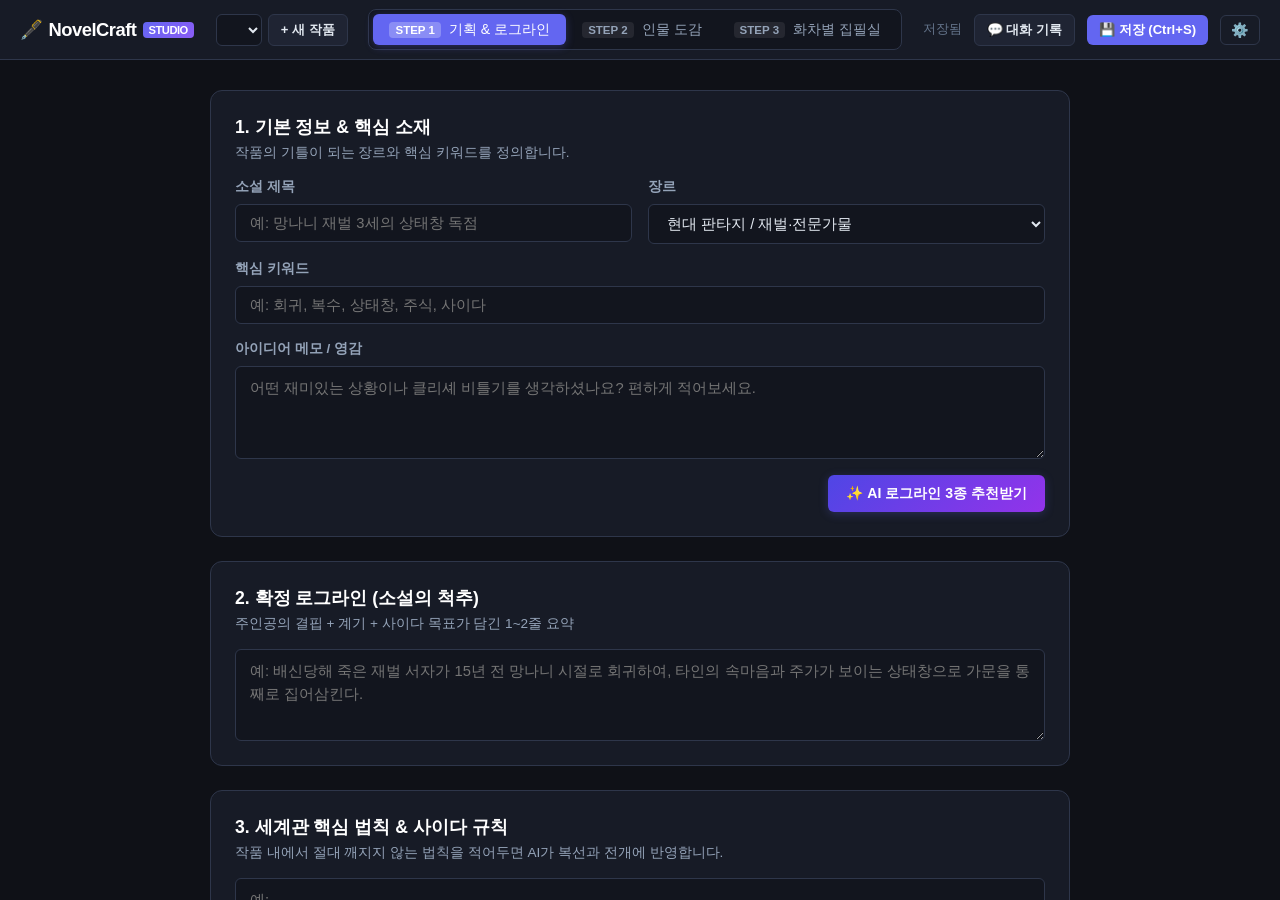
<file: index.html>
<!DOCTYPE html>
<html lang="ko">
<head>
  <meta charset="UTF-8">
  <meta name="viewport" content="width=device-width, initial-scale=1.0, viewport-fit=cover">
  <title>NovelCraft Studio - AI 웹소설 전용 집필 스튜디오</title>
  <link rel="stylesheet" href="style.css">
  <link rel="preconnect" href="https://fonts.googleapis.com">
  <link rel="preconnect" href="https://fonts.gstatic.com" crossorigin>
  <link href="https://fonts.googleapis.com/css2?family=Pretendard:wght@400;500;600;700&family=Nanum+Myeongjo:wght@400;700&display=swap" rel="stylesheet">

  <!-- PWA -->
  <link rel="manifest" href="manifest.json">
  <meta name="theme-color" content="#12131a">
  <meta name="mobile-web-app-capable" content="yes">
  <meta name="apple-mobile-web-app-capable" content="yes">
  <meta name="apple-mobile-web-app-status-bar-style" content="black-translucent">
  <meta name="apple-mobile-web-app-title" content="NovelCraft">
  <link rel="apple-touch-icon" href="icons/icon-180.png">
  <link rel="icon" href="icons/icon-192.png">
</head>
<body class="dark-theme">
  <!-- 상단 네비게이션 헤더 -->
  <header class="app-header">
    <div class="header-left">
      <div class="logo">
        <span class="logo-icon">🖋️</span>
        <span class="logo-title">NovelCraft</span>
        <span class="logo-badge">Studio</span>
      </div>
      <div class="project-selector-wrapper">
        <select id="projectSelect" class="project-dropdown"></select>
        <button id="btnNewProject" class="btn btn-secondary btn-sm">+ 새 작품</button>
      </div>
    </div>

    <div class="header-center">
      <nav class="step-tabs">
        <button class="tab-btn active" data-tab="tab-plan">
          <span class="tab-step">STEP 1</span>
          <span class="tab-label">기획 & 로그라인</span>
        </button>
        <button class="tab-btn" data-tab="tab-chars">
          <span class="tab-step">STEP 2</span>
          <span class="tab-label">인물 도감</span>
        </button>
        <button class="tab-btn" data-tab="tab-studio">
          <span class="tab-step">STEP 3</span>
          <span class="tab-label">화차별 집필실</span>
        </button>
      </nav>
    </div>

    <div class="header-right">
      <span id="saveStatus" class="save-status">저장됨</span>
      <a href="/chat.html" target="_blank" class="btn btn-secondary btn-sm" style="text-decoration:none;" title="AI와의 전체 대화 기록 새 창 열기">💬 대화 기록</a>
      <button id="btnSaveAll" class="btn btn-primary btn-sm">💾 저장 (Ctrl+S)</button>
      <button id="btnOpenSettings" class="btn btn-icon" title="API 설정">⚙️</button>
    </div>
  </header>

  <!-- 메인 컨테이너 -->
  <main class="main-container">

    <!-- STEP 1: 기획 & 로그라인 탭 -->
    <section id="tab-plan" class="tab-content active">
      <div class="panel-layout single-col">
        <div class="card">
          <div class="card-header">
            <h3>1. 기본 정보 & 핵심 소재</h3>
            <span class="card-desc">작품의 기틀이 되는 장르와 핵심 키워드를 정의합니다.</span>
          </div>
          <div class="form-grid">
            <div class="form-group">
              <label>소설 제목</label>
              <input type="text" id="planTitle" class="input-text" placeholder="예: 망나니 재벌 3세의 상태창 독점">
            </div>
            <div class="form-group">
              <label>장르</label>
              <select id="planGenre" class="input-select">
                <option value="현대 판타지 / 재벌·전문가물">현대 판타지 / 재벌·전문가물</option>
                <option value="현대 판타지 / 헌터·상태창물">현대 판타지 / 헌터·상태창물</option>
                <option value="정통·퓨전 판타지">정통·퓨전 판타지</option>
                <option value="아카데미 / 착각계">아카데미 / 착각계</option>
                <option value="신무협 / 무협 판타지">신무협 / 무협 판타지</option>
                <option value="로맨스 판타지 (로판)">로맨스 판타지 (로판)</option>
              </select>
            </div>
            <div class="form-group full-width">
              <label>핵심 키워드</label>
              <input type="text" id="planKeywords" class="input-text" placeholder="예: 회귀, 복수, 상태창, 주식, 사이다">
            </div>
            <div class="form-group full-width">
              <label>아이디어 메모 / 영감</label>
              <textarea id="planIdea" class="input-textarea" rows="3" placeholder="어떤 재미있는 상황이나 클리셰 비틀기를 생각하셨나요? 편하게 적어보세요."></textarea>
            </div>
          </div>
          <div class="card-actions">
            <button id="btnAiLogline" class="btn btn-ai">✨ AI 로그라인 3종 추천받기</button>
          </div>
        </div>

        <div class="card">
          <div class="card-header">
            <h3>2. 확정 로그라인 (소설의 척추)</h3>
            <span class="card-desc">주인공의 결핍 + 계기 + 사이다 목표가 담긴 1~2줄 요약</span>
          </div>
          <div class="form-group">
            <textarea id="planLogline" class="input-textarea" rows="3" placeholder="예: 배신당해 죽은 재벌 서자가 15년 전 망나니 시절로 회귀하여, 타인의 속마음과 주가가 보이는 상태창으로 가문을 통째로 집어삼킨다."></textarea>
          </div>
        </div>

        <div class="card">
          <div class="card-header">
            <h3>3. 세계관 핵심 법칙 & 사이다 규칙</h3>
            <span class="card-desc">작품 내에서 절대 깨지지 않는 법칙을 적어두면 AI가 복선과 전개에 반영합니다.</span>
          </div>
          <div class="form-group">
            <textarea id="planWorldRules" class="input-textarea" rows="4" placeholder="예:&#10;1. 상태창은 주인공에게만 보인다.&#10;2. 미래 주가 변동률을 퍼센트로 확인 가능하다.&#10;3. 주인공을 방해하는 악역은 3화 이내에 참교육당한다."></textarea>
          </div>
        </div>
      </div>
    </section>

    <!-- STEP 2: 인물 도감 탭 -->
    <section id="tab-chars" class="tab-content">
      <div class="chars-header-bar">
        <div>
          <h2>등장인물 바이블 (Character Bible)</h2>
          <p class="subtitle">등장인물의 말투와 성격을 기록해두면, AI가 각 인물의 고유한 말투로 대사를 써냅니다.</p>
        </div>
        <div class="chars-btn-group">
          <button id="btnAiCharacter" class="btn btn-ai">✨ AI 맞춤형 캐릭터 생성</button>
          <button id="btnAddCharacter" class="btn btn-primary">+ 인물 직접 추가</button>
        </div>
      </div>

      <div id="characterList" class="character-card-grid">
        <!-- 동적 렌더링 영역 -->
      </div>
    </section>

    <!-- STEP 3: 화차별 집필실 탭 -->
    <section id="tab-studio" class="tab-content">
      <div class="studio-layout">
        <!-- 좌측: 회차 사이드바 -->
        <aside class="episodes-sidebar">
          <div class="sidebar-header">
            <h4>회차 목록</h4>
            <button id="btnAddEpisode" class="btn btn-secondary btn-xs">+ 새 회차</button>
          </div>
          <ul id="episodeList" class="episode-nav-list">
            <!-- 동적 렌더링 영역 -->
          </ul>
        </aside>

        <!-- 중앙: 집필 에디터 -->
        <section class="editor-center">
          <!-- 글자 수 HUD 바 -->
          <div class="hud-bar">
            <div class="hud-stats">
              <span class="stat-item">공백 포함: <strong id="charCountWithSpace">0</strong>자</span>
              <span class="stat-divider">|</span>
              <span class="stat-item">공백 제외: <strong id="charCountWithoutSpace">0</strong>자</span>
              <span class="stat-divider">|</span>
              <span class="stat-item">목표: <strong>5,000자</strong> (<span id="charProgressPercent">0%</span>)</span>
            </div>
            <div class="progress-track">
              <div id="progressBar" class="progress-fill" style="width: 0%;"></div>
            </div>
            <div class="hud-export">
              <button id="btnExportTxt" class="btn btn-secondary btn-xs">📥 .txt 다운로드</button>
            </div>
          </div>

          <!-- 회차 타이틀 -->
          <div class="episode-title-input-wrapper">
            <input type="text" id="epTitleInput" class="ep-title-input" placeholder="제1화. 에피소드 제목">
          </div>

          <!-- 본문 에디터 -->
          <div class="editor-textarea-wrapper">
            <textarea id="epContentInput" class="editor-textarea" placeholder="여기에 소설 본문을 작성하세요.&#10;&#10;우측 [AI 페어 라이터] 패널을 이용하면 이번 화 플롯을 잡거나 초안을 즉시 추천받을 수 있습니다."></textarea>
          </div>
        </section>

        <!-- 우측: AI 페어 라이터 사이드패널 -->
        <aside class="ai-assistant-sidebar">
          <div class="ai-panel-header">
            <h4>🤖 AI 페어 라이터</h4>
            <span class="badge-mini">웹소설 특화</span>
          </div>

          <div class="ai-section">
            <div class="section-label-row">
              <label class="ai-label">이번 화 핵심 목표 / 사건</label>
              <div class="label-actions">
                <button id="btnAiSuggestGoal" class="btn-mini-tool" title="이전 화와 설정을 바탕으로 사건 아이디어 추천">✨ AI 추천</button>
                <button id="btnRefreshGoal" class="btn-mini-tool highlight" title="수정한 내용을 즉시 저장하고 플롯/AI에 반영">🔄 반영/새로고침</button>
              </div>
            </div>
            <textarea id="epGoalInput" class="ai-mini-textarea" rows="3" placeholder="예: 삼촌의 사기 각서를 찢어버리며 통쾌한 역도발"></textarea>
            <div id="goalSyncToast" class="sync-toast" style="display:none;"></div>
          </div>

          <div class="ai-actions-list">
            <button id="btnAiPlot" class="btn btn-ai-action">
              <span class="icon">📐</span>
              <div class="btn-text">
                <strong>1. 이번 화 뼈대(플롯) 잡기</strong>
                <small>기승전결 + 절벽엔딩(클리프행어) 4단계</small>
              </div>
            </button>

            <div class="plot-box-wrapper">
              <div class="section-label-row">
                <label class="ai-label">이번 화 플롯 메모</label>
                <button id="btnRefreshPlotFromGoal" class="btn-mini-tool" title="위 목표/사건을 바탕으로 플롯 뼈대 새로고침">🔄 플롯 새로고침</button>
              </div>
              <textarea id="epPlotInput" class="ai-mini-textarea" rows="4" placeholder="플롯 뼈대가 여기에 기록됩니다."></textarea>
            </div>

            <button id="btnAiDraft" class="btn btn-ai-action">
              <span class="icon">✍️</span>
              <div class="btn-text">
                <strong>2. 플롯 바탕 초안 생성</strong>
                <small>캐릭터 말투 반영 1,500자 초안</small>
              </div>
            </button>

            <button id="btnAiPolish" class="btn btn-ai-action">
              <span class="icon">⚡</span>
              <div class="btn-text">
                <strong>3. 사이다/텐션 강화 윤문</strong>
                <small>작성한 본문의 리듬감과 몰입도 극대화</small>
              </div>
            </button>
          </div>
        </aside>
      </div>
    </section>
  </main>

  <!-- 캐릭터 추가/수정 모달 -->
  <div id="charModal" class="modal-overlay">
    <div class="modal-card">
      <div class="modal-header">
        <h3 id="charModalTitle">등장인물 등록</h3>
        <button class="modal-close" id="btnCloseCharModal">&times;</button>
      </div>
      <div class="modal-body">
        <input type="hidden" id="charId">
        <div class="form-group">
          <label>이름 / 나이</label>
          <input type="text" id="charName" class="input-text" placeholder="예: 강현우 (27세)">
        </div>
        <div class="form-group">
          <label>역할</label>
          <select id="charRole" class="input-select">
            <option value="주인공">주인공</option>
            <option value="메인 빌런 (악역)">메인 빌런 (악역)</option>
            <option value="조력자 / 멘토">조력자 / 멘토</option>
            <option value="히로인 / 동료">히로인 / 동료</option>
            <option value="기타 조연">기타 조연</option>
          </select>
        </div>
        <div class="form-group">
          <label>외모 및 성격 특징</label>
          <textarea id="charTrait" class="input-textarea" rows="2" placeholder="예: 겉으로는 능글맞은 망나니 흉내를 내지만 내면은 얼음장처럼 차가운 지략가."></textarea>
        </div>
        <div class="form-group">
          <label>시그니처 대사 및 말투 (Voice)</label>
          <textarea id="charVoice" class="input-textarea" rows="2" placeholder="예: 여유로운 존댓말. 빈정거리는 뉘앙스. '삼촌, 그 돈은 제 겁니다.'"></textarea>
        </div>
        <div class="form-group">
          <label>비밀 또는 치명적인 약점</label>
          <input type="text" id="charSecret" class="input-text" placeholder="예: 전생에서 배신당했던 트라우마">
        </div>
      </div>
      <div class="modal-footer">
        <button id="btnDeleteChar" class="btn btn-danger" style="display:none;">삭제</button>
        <div style="flex:1;"></div>
        <button id="btnCancelCharModal" class="btn btn-secondary">취소</button>
        <button id="btnSaveChar" class="btn btn-primary">저장하기</button>
      </div>
    </div>
  </div>

  <!-- AI 프롬프트 / 결과 팝업 모달 -->
  <div id="aiModal" class="modal-overlay">
    <div class="modal-card modal-lg">
      <div class="modal-header">
        <h3 id="aiModalTitle">AI 페어 라이팅</h3>
        <button class="modal-close" id="btnCloseAiModal">&times;</button>
      </div>
      <div class="modal-body">
        <div id="aiResultArea" class="ai-result-area">
          <label class="modal-sublabel">생성 결과 / 추천 내용 (직접 수정 가능 · 수정 후 [적용하기]를 누르면 수정한 내용이 반영됩니다)</label>
          <textarea id="aiOutputText" class="input-textarea ai-output-box" rows="10">결과를 불러오는 중...</textarea>
        </div>

        <div class="ai-prompt-accordion">
          <details>
            <summary>📋 사용된 정밀 웹소설 프롬프트 보기 (클릭하여 열기, 수정도 가능합니다)</summary>
            <textarea id="aiPromptText" class="input-textarea prompt-box" rows="8"></textarea>
          </details>
        </div>
      </div>
      <div class="modal-footer">
        <button id="btnCopyPrompt" class="btn btn-secondary">📋 프롬프트 복사 (무료 ChatGPT/Claude용)</button>
        <button id="btnCopyOutput" class="btn btn-secondary">📄 생성 결과 복사</button>
        <button id="btnApplyAiResult" class="btn btn-primary">✅ 현재 에디터에 적용하기</button>
      </div>
    </div>
  </div>

  <!-- API 설정 모달 -->
  <div id="settingsModal" class="modal-overlay">
    <div class="modal-card">
      <div class="modal-header">
        <h3>⚙️ AI API 및 연동 설정</h3>
        <button class="modal-close" id="btnCloseSettingsModal">&times;</button>
      </div>
      <div class="modal-body">
        <div class="info-callout">
          💡 <strong>API 키가 없어도 100% 무료로 사용할 수 있습니다.</strong><br>
          API 키를 등록하지 않으시면, 원클릭으로 웹소설 전용 프롬프트가 복사되어 무료 웹 버전 ChatGPT나 Claude에 붙여넣어 쓰실 수 있습니다.<br><br>
          🎁 <strong>Google Gemini는 카드 등록 없이 무료 키로 바로 자동 생성을 쓸 수 있어요.</strong> aistudio.google.com 에서 [Get API key] 버튼으로 발급받으실 수 있습니다.
        </div>
        <div class="form-group">
          <label>사용할 AI 엔진</label>
          <select id="settingApiType" class="input-select">
            <option value="anthropic">Anthropic (Claude, 유료 크레딧 필요)</option>
            <option value="openai">OpenAI (GPT-4o, 유료 크레딧 필요)</option>
            <option value="gemini">Google Gemini (무료 키 발급 가능)</option>
          </select>
        </div>
        <div class="form-group">
          <label>API Key (선택 사항)</label>
          <input type="password" id="settingApiKey" class="input-text" placeholder="sk-ant-... 또는 sk-proj-...">
        </div>
        <div class="form-group">
          <label>모델 이름 (비워두면 기본값 사용)</label>
          <input type="text" id="settingModelName" class="input-text" placeholder="기본값: claude-3-5-sonnet-20241022 / gpt-4o">
        </div>
      </div>
      <div class="modal-footer">
        <button id="btnCancelSettings" class="btn btn-secondary">닫기</button>
        <button id="btnSaveSettings" class="btn btn-primary">설정 저장</button>
      </div>
    </div>
  </div>

  <script src="config.js"></script>
  <script src="app.js"></script>
  <script>
    if ("serviceWorker" in navigator) {
      window.addEventListener("load", () => {
        navigator.serviceWorker.register("sw.js").catch((err) => console.error("SW 등록 실패:", err));
      });
    }
  </script>
</body>
</html>
</file>
<file: style.css>
/* NovelCraft Studio Modern Dark Theme */
:root {
  --bg-main: #0f1117;
  --bg-surface: #171b26;
  --bg-card: #1f2433;
  --bg-input: #12151e;
  --border-color: #2e364a;
  --border-focus: #6366f1;
  --primary: #6366f1;
  --primary-hover: #4f46e5;
  --accent: #10b981;
  --accent-glow: rgba(16, 185, 129, 0.2);
  --danger: #ef4444;
  --text-main: #e2e8f0;
  --text-muted: #94a3b8;
  --text-dim: #64748b;
  --font-sans: 'Pretendard', -apple-system, BlinkMacSystemFont, 'Segoe UI', Roboto, sans-serif;
  --font-novel: 'Pretendard', 'Nanum Myeongjo', serif;
}

* {
  box-sizing: border-box;
  margin: 0;
  padding: 0;
}

body.dark-theme {
  background-color: var(--bg-main);
  color: var(--text-main);
  font-family: var(--font-sans);
  height: 100vh;
  display: flex;
  flex-direction: column;
  overflow: hidden;
}

/* 1. Header */
.app-header {
  height: 60px;
  background-color: var(--bg-surface);
  border-bottom: 1px solid var(--border-color);
  display: flex;
  align-items: center;
  justify-content: space-between;
  padding: 0 20px;
  z-index: 100;
}

.header-left, .header-right {
  display: flex;
  align-items: center;
  gap: 12px;
}

.logo {
  display: flex;
  align-items: center;
  gap: 6px;
  font-weight: 700;
  font-size: 1.15rem;
  letter-spacing: -0.5px;
}
.logo-title {
  color: #fff;
}
.logo-badge {
  font-size: 0.7rem;
  background: linear-gradient(135deg, #6366f1, #8b5cf6);
  color: #fff;
  padding: 2px 6px;
  border-radius: 4px;
  font-weight: 600;
  text-transform: uppercase;
}

.project-selector-wrapper {
  display: flex;
  align-items: center;
  gap: 6px;
  margin-left: 10px;
}

.project-dropdown {
  background-color: var(--bg-input);
  color: var(--text-main);
  border: 1px solid var(--border-color);
  padding: 6px 12px;
  border-radius: 6px;
  font-size: 0.88rem;
  max-width: 220px;
  outline: none;
}

/* 2. Step Navigation Tabs */
.step-tabs {
  display: flex;
  background: var(--bg-input);
  padding: 4px;
  border-radius: 8px;
  border: 1px solid var(--border-color);
}

.tab-btn {
  background: transparent;
  border: none;
  color: var(--text-muted);
  padding: 6px 16px;
  border-radius: 6px;
  cursor: pointer;
  display: flex;
  align-items: center;
  gap: 8px;
  font-size: 0.88rem;
  font-weight: 500;
  transition: all 0.15s ease;
}

.tab-step {
  font-size: 0.72rem;
  background: rgba(255,255,255,0.08);
  padding: 2px 6px;
  border-radius: 4px;
  font-weight: 600;
}

.tab-btn.active {
  background-color: var(--primary);
  color: #fff;
  box-shadow: 0 2px 8px rgba(99, 102, 241, 0.3);
}
.tab-btn.active .tab-step {
  background: rgba(255,255,255,0.25);
}

.save-status {
  font-size: 0.8rem;
  color: var(--text-dim);
}

/* 3. Main Container & Tab Panels */
.main-container {
  flex: 1;
  overflow: hidden;
  position: relative;
}

.tab-content {
  display: none;
  height: 100%;
  overflow-y: auto;
}
.tab-content.active {
  display: block;
}

/* Common Layouts */
.panel-layout.single-col {
  max-width: 900px;
  margin: 0 auto;
  padding: 30px 20px 80px;
  display: flex;
  flex-direction: column;
  gap: 24px;
}

.card {
  background-color: var(--bg-surface);
  border: 1px solid var(--border-color);
  border-radius: 12px;
  padding: 24px;
}

.card-header {
  margin-bottom: 16px;
}
.card-header h3 {
  font-size: 1.1rem;
  color: #fff;
  margin-bottom: 4px;
}
.card-desc {
  font-size: 0.85rem;
  color: var(--text-muted);
}

.form-grid {
  display: grid;
  grid-template-columns: 1fr 1fr;
  gap: 16px;
}
.form-group {
  display: flex;
  flex-direction: column;
  gap: 8px;
}
.form-group.full-width {
  grid-column: span 2;
}

label {
  font-size: 0.85rem;
  font-weight: 600;
  color: var(--text-muted);
}

.input-text, .input-select, .input-textarea {
  background-color: var(--bg-input);
  border: 1px solid var(--border-color);
  color: var(--text-main);
  padding: 10px 14px;
  border-radius: 6px;
  font-size: 0.92rem;
  font-family: inherit;
  outline: none;
  transition: border-color 0.15s ease;
}
.input-text:focus, .input-select:focus, .input-textarea:focus {
  border-color: var(--border-focus);
}

.input-textarea {
  resize: both;
  overflow: auto;
  min-height: 2.4em;
  line-height: 1.6;
}

.card-actions {
  margin-top: 16px;
  display: flex;
  justify-content: flex-end;
}

/* Buttons */
.btn {
  border: none;
  padding: 8px 16px;
  border-radius: 6px;
  font-weight: 600;
  font-size: 0.88rem;
  cursor: pointer;
  display: inline-flex;
  align-items: center;
  justify-content: center;
  gap: 6px;
  transition: all 0.15s ease;
}
.btn-sm {
  padding: 6px 12px;
  font-size: 0.82rem;
}
.btn-xs {
  padding: 4px 8px;
  font-size: 0.75rem;
}
.btn-icon {
  background: transparent;
  border: 1px solid var(--border-color);
  color: var(--text-main);
  padding: 6px 10px;
  border-radius: 6px;
  cursor: pointer;
}
.btn-icon:hover {
  background: var(--bg-card);
}

.btn-primary {
  background-color: var(--primary);
  color: #fff;
}
.btn-primary:hover {
  background-color: var(--primary-hover);
}

.btn-secondary {
  background-color: var(--bg-card);
  color: var(--text-main);
  border: 1px solid var(--border-color);
}
.btn-secondary:hover {
  background-color: #283042;
}

.btn-ai {
  background: linear-gradient(135deg, #4f46e5, #9333ea);
  color: #fff;
  border: none;
  padding: 9px 18px;
  box-shadow: 0 2px 10px rgba(99, 102, 241, 0.25);
}
.btn-ai:hover {
  opacity: 0.92;
  transform: translateY(-1px);
}

.btn-danger {
  background-color: var(--danger);
  color: #fff;
}

/* STEP 2: Character Bible */
.chars-header-bar {
  max-width: 1000px;
  margin: 0 auto;
  padding: 30px 20px 16px;
  display: flex;
  justify-content: space-between;
  align-items: center;
}
.chars-header-bar h2 {
  font-size: 1.4rem;
  color: #fff;
}
.chars-header-bar .subtitle {
  font-size: 0.85rem;
  color: var(--text-muted);
  margin-top: 4px;
}
.chars-btn-group {
  display: flex;
  gap: 10px;
}

.character-card-grid {
  max-width: 1000px;
  margin: 0 auto;
  padding: 0 20px 80px;
  display: grid;
  grid-template-columns: repeat(auto-fill, minmax(290px, 1fr));
  gap: 18px;
}

.char-card {
  background-color: var(--bg-surface);
  border: 1px solid var(--border-color);
  border-radius: 12px;
  padding: 18px;
  cursor: pointer;
  transition: all 0.15s ease;
  position: relative;
  display: flex;
  flex-direction: column;
  gap: 10px;
}
.char-card:hover {
  border-color: var(--primary);
  transform: translateY(-2px);
  box-shadow: 0 4px 16px rgba(0,0,0,0.3);
}

.char-card-role {
  font-size: 0.72rem;
  padding: 3px 8px;
  border-radius: 4px;
  font-weight: 700;
  display: inline-block;
  align-self: flex-start;
  text-transform: uppercase;
}
.role-hero { background: rgba(99, 102, 241, 0.2); color: #818cf8; border: 1px solid rgba(99, 102, 241, 0.3); }
.role-villain { background: rgba(239, 68, 68, 0.2); color: #f87171; border: 1px solid rgba(239, 68, 68, 0.3); }
.role-helper { background: rgba(16, 185, 129, 0.2); color: #34d399; border: 1px solid rgba(16, 185, 129, 0.3); }
.role-other { background: rgba(148, 163, 184, 0.2); color: #cbd5e1; border: 1px solid rgba(148, 163, 184, 0.3); }

.char-card-name {
  font-size: 1.15rem;
  font-weight: 700;
  color: #fff;
}
.char-card-desc {
  font-size: 0.85rem;
  color: var(--text-muted);
  line-height: 1.5;
  display: -webkit-box;
  -webkit-line-clamp: 2;
  -webkit-box-orient: vertical;
  overflow: hidden;
}
.char-card-voice {
  background: var(--bg-input);
  padding: 8px 10px;
  border-radius: 6px;
  font-size: 0.82rem;
  color: #a5b4fc;
  border-left: 3px solid var(--primary);
  font-style: italic;
}

/* STEP 3: Studio 3-Column Layout */
.studio-layout {
  display: grid;
  grid-template-columns: 240px 1fr 340px;
  height: 100%;
  overflow: hidden;
}

/* Left: Episode Navigation */
.episodes-sidebar {
  background-color: var(--bg-surface);
  border-right: 1px solid var(--border-color);
  display: flex;
  flex-direction: column;
}
.sidebar-header {
  padding: 14px 16px;
  border-bottom: 1px solid var(--border-color);
  display: flex;
  align-items: center;
  justify-content: space-between;
}
.sidebar-header h4 {
  font-size: 0.9rem;
  color: var(--text-muted);
  text-transform: uppercase;
  letter-spacing: 0.5px;
}
.episode-nav-list {
  list-style: none;
  overflow-y: auto;
  flex: 1;
  padding: 8px;
}
.ep-nav-item {
  padding: 10px 12px;
  border-radius: 6px;
  font-size: 0.88rem;
  color: var(--text-muted);
  cursor: pointer;
  margin-bottom: 4px;
  transition: all 0.12s ease;
  white-space: nowrap;
  overflow: hidden;
  text-overflow: ellipsis;
}
.ep-nav-item:hover {
  background-color: var(--bg-card);
  color: #fff;
}
.ep-nav-item.active {
  background-color: var(--bg-card);
  color: var(--primary);
  font-weight: 600;
  border-left: 3px solid var(--primary);
}

/* Center: Editor */
.editor-center {
  display: flex;
  flex-direction: column;
  height: 100%;
  background-color: var(--bg-main);
  overflow: hidden;
}

.hud-bar {
  background-color: var(--bg-surface);
  border-bottom: 1px solid var(--border-color);
  padding: 8px 20px;
  display: flex;
  align-items: center;
  gap: 16px;
}
.hud-stats {
  display: flex;
  align-items: center;
  gap: 10px;
  font-size: 0.82rem;
  color: var(--text-muted);
}
.stat-divider {
  color: var(--border-color);
}
.hud-stats strong {
  color: #fff;
}
.progress-track {
  flex: 1;
  height: 6px;
  background: var(--bg-input);
  border-radius: 3px;
  overflow: hidden;
}
.progress-fill {
  height: 100%;
  background: linear-gradient(90deg, #6366f1, #10b981);
  transition: width 0.2s ease;
}

.episode-title-input-wrapper {
  padding: 16px 28px 0;
}
.ep-title-input {
  width: 100%;
  background: transparent;
  border: none;
  outline: none;
  font-size: 1.4rem;
  font-weight: 700;
  color: #fff;
  font-family: var(--font-sans);
}

.editor-textarea-wrapper {
  flex: 1;
  padding: 16px 28px;
  display: flex;
}
.editor-textarea {
  width: 100%;
  height: 100%;
  background: transparent;
  border: none;
  outline: none;
  color: #e2e8f0;
  font-size: 1.08rem;
  line-height: 1.9;
  font-family: var(--font-novel);
  resize: vertical;
  letter-spacing: -0.2px;
}
.editor-textarea::placeholder {
  color: var(--text-dim);
}

/* Right: AI Sidebar */
.ai-assistant-sidebar {
  background-color: var(--bg-surface);
  border-left: 1px solid var(--border-color);
  padding: 16px;
  display: flex;
  flex-direction: column;
  gap: 16px;
  overflow-y: auto;
}
.ai-panel-header {
  display: flex;
  align-items: center;
  justify-content: space-between;
}
.ai-panel-header h4 {
  font-size: 0.95rem;
  color: #fff;
}
.badge-mini {
  font-size: 0.7rem;
  background: rgba(99, 102, 241, 0.2);
  color: #818cf8;
  padding: 2px 6px;
  border-radius: 4px;
}
.section-label-row {
  display: flex;
  align-items: center;
  justify-content: space-between;
  margin-bottom: 6px;
}
.section-label-row .ai-label {
  margin-bottom: 0;
}
.label-actions {
  display: flex;
  align-items: center;
  gap: 5px;
}
.btn-mini-tool {
  background: var(--bg-card);
  border: 1px solid var(--border-color);
  color: var(--text-muted);
  font-size: 0.72rem;
  padding: 3px 8px;
  border-radius: 4px;
  cursor: pointer;
  display: inline-flex;
  align-items: center;
  gap: 3px;
  font-weight: 500;
  transition: all 0.15s ease;
}
.btn-mini-tool:hover {
  color: #fff;
  border-color: var(--primary);
  background: rgba(99, 102, 241, 0.15);
}
.btn-mini-tool.highlight {
  color: #a5b4fc;
  border-color: rgba(99, 102, 241, 0.4);
  background: rgba(99, 102, 241, 0.12);
}
.btn-mini-tool.highlight:hover {
  background: var(--primary);
  color: #fff;
}
.sync-toast {
  font-size: 0.75rem;
  color: #34d399;
  background: rgba(16, 185, 129, 0.1);
  border: 1px solid rgba(16, 185, 129, 0.3);
  padding: 4px 8px;
  border-radius: 4px;
  margin-top: 6px;
  animation: fadeIn 0.2s ease;
}
@keyframes fadeIn {
  from { opacity: 0; transform: translateY(-2px); }
  to { opacity: 1; transform: translateY(0); }
}

.ai-label {
  font-size: 0.78rem;
  font-weight: 600;
  color: var(--text-dim);
  text-transform: uppercase;
  margin-bottom: 6px;
  display: block;
}
.ai-mini-textarea {
  width: 100%;
  background-color: var(--bg-input);
  border: 1px solid var(--border-color);
  color: var(--text-main);
  padding: 8px 10px;
  border-radius: 6px;
  font-size: 0.85rem;
  line-height: 1.5;
  resize: both;
  overflow: auto;
  min-height: 2.4em;
  outline: none;
}
.ai-actions-list {
  display: flex;
  flex-direction: column;
  gap: 10px;
}
.btn-ai-action {
  background: var(--bg-card);
  border: 1px solid var(--border-color);
  border-radius: 8px;
  padding: 12px;
  display: flex;
  align-items: center;
  gap: 12px;
  text-align: left;
  cursor: pointer;
  color: var(--text-main);
  transition: all 0.15s ease;
}
.btn-ai-action:hover {
  border-color: var(--primary);
  background: #252c3f;
  transform: translateY(-1px);
}
.btn-ai-action .icon {
  font-size: 1.3rem;
}
.btn-ai-action .btn-text strong {
  display: block;
  font-size: 0.88rem;
  color: #fff;
  margin-bottom: 2px;
}
.btn-ai-action .btn-text small {
  font-size: 0.74rem;
  color: var(--text-muted);
}

/* Modals */
.modal-overlay {
  position: fixed;
  top: 0;
  left: 0;
  right: 0;
  bottom: 0;
  background: rgba(0,0,0,0.7);
  backdrop-filter: blur(4px);
  display: none;
  align-items: center;
  justify-content: center;
  z-index: 1000;
}
.modal-overlay.active {
  display: flex;
}
.modal-card {
  background: var(--bg-surface);
  border: 1px solid var(--border-color);
  border-radius: 14px;
  width: 500px;
  max-width: 90vw;
  box-shadow: 0 16px 40px rgba(0,0,0,0.6);
  display: flex;
  flex-direction: column;
  max-height: 88vh;
}
.modal-card.modal-lg {
  width: 760px;
}
.modal-header {
  padding: 16px 20px;
  border-bottom: 1px solid var(--border-color);
  display: flex;
  align-items: center;
  justify-content: space-between;
}
.modal-header h3 {
  font-size: 1.1rem;
  color: #fff;
}
.modal-close {
  background: transparent;
  border: none;
  font-size: 1.5rem;
  color: var(--text-dim);
  cursor: pointer;
}
.modal-close:hover {
  color: #fff;
}
.modal-body {
  padding: 20px;
  overflow-y: auto;
  display: flex;
  flex-direction: column;
  gap: 14px;
}
.modal-footer {
  padding: 14px 20px;
  border-top: 1px solid var(--border-color);
  display: flex;
  justify-content: flex-end;
  gap: 10px;
}

.ai-result-area {
  display: flex;
  flex-direction: column;
  gap: 8px;
}
.modal-sublabel {
  font-size: 0.82rem;
  font-weight: 600;
  color: var(--text-muted);
}
.ai-output-box {
  width: 100%;
  background: var(--bg-input);
  border: 1px solid var(--border-color);
  padding: 14px;
  border-radius: 8px;
  font-size: 0.92rem;
  line-height: 1.7;
  color: #f1f5f9;
  min-height: 180px;
  max-height: 60vh;
}
.prompt-box {
  width: 100%;
  background: #0b0d13;
  color: #94a3b8;
  font-family: monospace;
  font-size: 0.8rem;
  line-height: 1.5;
}
.info-callout {
  background: rgba(99, 102, 241, 0.1);
  border: 1px solid rgba(99, 102, 241, 0.3);
  padding: 12px;
  border-radius: 8px;
  font-size: 0.82rem;
  color: #c7d2fe;
  line-height: 1.5;
}
</file>
